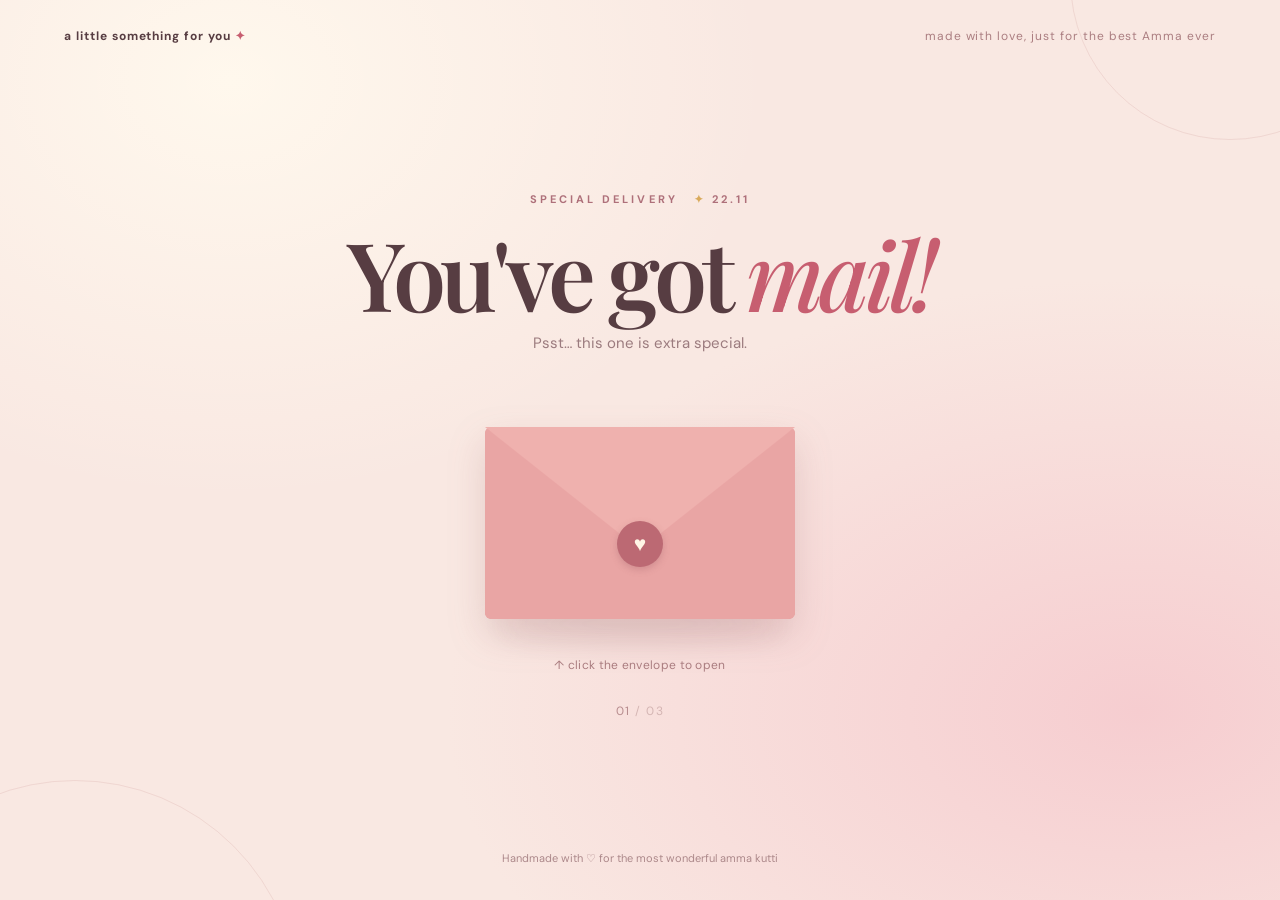
<file: index.html>
<!DOCTYPE html>
<html lang="en">
<head>
  <meta charset="UTF-8" />
  <meta name="viewport" content="width=device-width, initial-scale=1.0" />
  <meta name="theme-color" content="#f9e8e2" />
  <title>A Little Birthday Surprise ✨</title>
  <link rel="preconnect" href="https://fonts.googleapis.com">
  <link rel="preconnect" href="https://fonts.gstatic.com" crossorigin>
  <link href="https://fonts.googleapis.com/css2?family=DM+Sans:wght@400;500;600;700&family=Playfair+Display:wght@500;600;700&display=swap" rel="stylesheet">
  <link rel="stylesheet" href="/static/style.css">
  <script defer src="/static/script.js"></script>
</head>
<body>
  <div class="ambient ambient-one" aria-hidden="true"></div>
  <div class="ambient ambient-two" aria-hidden="true"></div>
  <canvas id="confetti" aria-hidden="true"></canvas>

  <header class="topbar"><span class="brand">a little something for you <span aria-hidden="true">✦</span></span><span class="topnote">made with love, just for the best Amma ever</span></header>

  <main class="stage" aria-live="polite">
    <section id="envelope-screen" class="screen active intro-screen">
      <div class="eyebrow">SPECIAL DELIVERY <span>✦</span> 22.11</div>
      <h1>You've got <em>mail!</em></h1>
      <p class="subtitle">Psst… this one is extra special.</p>
      <button id="envelope-button" class="envelope-button" type="button" aria-label="Open your birthday invitation">
        <span class="envelope-shadow"></span>
        <span class="envelope" aria-hidden="true">
          <span class="envelope-back"></span>
          <span class="envelope-paper"><span>TO: Ammaaaaa</span><small>with all our love ♡</small></span>
          <span class="envelope-front"></span>
          <span class="envelope-flap"></span>
          <span class="seal">♥</span>
        </span>
      </button>
      <p class="tap-hint"><span aria-hidden="true">↑</span> click the envelope to open</p>
      <p class="counter">01 <span>/ 03</span></p>
    </section>

    <section id="letter-screen" class="screen letter-screen" hidden>
      <div class="eyebrow">A NOTE FOR YOU <span>♡</span></div>
      <div class="letter-card">
        <span class="letter-sparkle sparkle-left" aria-hidden="true">✦</span>
        <span class="letter-sparkle sparkle-right" aria-hidden="true">✦</span>
        <div class="letter-date">NOVEMBER 2026</div>
        <h2>Maman maman maman,</h2>
        <p>Pour tes cinquante ans, tu merites le monde entier !!! T'es la meilleure, donc je t'offres plus qu'une carte normale</p>
        <p>On a une petite surprise… mais d'abord, il faut verifier que cette invitation a etait recu par la <em>bonne personne</em></p>
        <p class="signature">On t'aime a la folie, <span>♡</span></p>
        <button id="continue-button" class="primary-button" type="button">On va verifier....<span aria-hidden="true">→</span></button>
      </div>
      <p class="counter">02 <span>/ 03</span></p>
    </section>

    <section id="birthday-screen" class="screen birthday-screen" hidden>
      <div class="eyebrow">ONE QUICK QUESTION <span>✦</span></div>
      <h2>C'est quel jour ton<em>anniversaire?</em></h2>
      <p class="subtitle">Enter your special day to unlock your surprise.</p>
      <form id="birthday-form" class="birthday-card">
        <label class="field-label" for="day">YOUR DATE OF BIRTH <span>♡</span></label>
        <div class="birthday-inputs">
          <div class="field"><label for="day">Day</label><select id="day" name="day" required><option value="" selected disabled>DD</option></select></div>
          <div class="field"><label for="month">Month</label><select id="month" name="month" required><option value="" selected disabled>Month</option></select></div>
        </div>
        <button class="primary-button full" type="submit">Check my invitation <span aria-hidden="true">✧</span></button>
        <p id="error-message" class="error" role="status"></p>
      </form>
      <p class="tiny-note">Hint: it's a very special November day…</p>
      <p class="counter">03 <span>/ 03</span></p>
    </section>

    <section id="reveal-screen" class="screen reveal-screen" hidden>
      <div class="eyebrow gold">BIRTHDAY JACKPOT! <span>✷</span></div>
      <div class="reveal-hero">
        <span class="floating-star star-a" aria-hidden="true">✧</span>
        <span class="floating-star star-b" aria-hidden="true">✦</span>
        <span class="floating-star star-c" aria-hidden="true">✦</span>
        <div class="lucky-pill">✦ &nbsp; YOU'RE OUR LUCKY WINNER &nbsp; ✦</div>
        <h2>Happy 50th,<br /><em>Maman!</em></h2>
        <p class="reveal-intro">Pack your bags, birthday girl. You're going to…</p>
        <div class="destination">Surprise Destination!<span </span></div>
        <p class="destination-subtitle">On t'adores Maman<span>✦</span>Beaucoup d'amour, beaucoup de joie, et beaucoup de bisous <3 </p>
       
<div class="holiday-scene" aria-label="Surprise holiday illustration">
  <div class="holiday-sun"></div>

  <div class="holiday-cloud cloud-one"></div>
  <div class="holiday-cloud cloud-two"></div>
  <div class="holiday-cloud cloud-three"></div>

  <div class="flight-path"></div>

  <div class="holiday-plane">
    <svg viewBox="0 0 100 100" aria-hidden="true">
      <path d="M88 12 L55 88 L42 59 L13 46 Z"
            fill="#ffffff" stroke="#704c68"
            stroke-width="3" stroke-linejoin="round"/>
      <path d="M42 59 L88 12 L49 66 L55 88"
            fill="#f4a9c5" stroke="#704c68"
            stroke-width="2" stroke-linejoin="round"/>
    </svg>
  </div>

  <div class="holiday-destination">
    <div class="destination-pin">
      <span class="destination-question">?</span>
    </div>
    <div class="destination-label">SURPRISE DESTINATION</div>
  </div>

  <div class="holiday-suitcase">
    <div class="suitcase-handle"></div>
    <div class="suitcase-body">
      <span class="suitcase-heart">♥</span>
    </div>
  </div>
</div>

      </div>
      <div class="ticket"><div class="ticket-left"><span class="ticket-label">YOUR GOLDEN TICKET</span><strong>Adventure awaits from the 20/11 - 23/11!</strong><small>De la part de Uppilirajan number 1,3 and 4♡</small></div><div class="ticket-right"><span class="plane" aria-hidden="true">✈</span><strong>50</strong><small>AND FABULOUS</small></div></div>
      <button id="celebrate-again" class="secondary-button" type="button">More confetti, please! ✨</button>
      <button id="start-over" class="text-button" type="button">Play again ↺</button>
    </section>
  </main>
  <footer>Handmade with ♡ for the most wonderful amma kutti</footer>
</body>
</html>
</file>
<file: static/style.css>
:root {
  --pink: #f3c4bd;
  --rose: #c75e70;
  --ink: #573d42;
  --cream: #fff9f4;
  --gold: #d9aa5b;
  --shadow: 0 22px 70px rgba(130,65,75,.14);
}

* {
  box-sizing: border-box;
}

html {
  min-height: 100%;
  background: #f9e8e2;
}

body {
  margin: 0;
  min-height: 100vh;
  overflow-x: hidden;
  background: radial-gradient(ellipse at 18% 9%,#fff8ed 0,transparent 36%),radial-gradient(ellipse at 89% 79%,#f6cdd0 0,transparent 43%),#f9e8e2;
  color: var(--ink);
  font-family: "DM Sans",sans-serif;
}

button,select {
  font: inherit;
}

button {
  cursor: pointer;
}

button:focus-visible,select:focus-visible {
  outline: 3px solid var(--rose);
  outline-offset: 4px;
}

.ambient {
  position: fixed;
  pointer-events: none;
  z-index: 0;
  border: 1px solid rgba(188,112,112,.15);
  border-radius: 50%;
}

.ambient-one {
  width: 320px;
  height: 320px;
  top: -180px;
  right: -110px;
}

.ambient-two {
  width: 450px;
  height: 450px;
  bottom: -330px;
  left: -150px;
}

.topbar {
  position: relative;
  z-index: 2;
  display: flex;
  justify-content: space-between;
  gap: 1rem;
  padding: 28px clamp(20px,5vw,76px);
  font-size: 12px;
  letter-spacing: .08em;
}

.brand {
  font-weight: 700;
}

.brand span {
  color: var(--rose);
}

.topnote {
  color: #ab7e81;
}

.stage {
  width: min(940px,calc(100% - 30px));
  min-height: calc(100vh - 133px);
  margin: auto;
  display: grid;
  place-items: center;
  position: relative;
  z-index: 1;
}

.screen {
  width: 100%;
  text-align: center;
  animation: screen-enter .65s both;
}

.screen[hidden] {
  display: none !important;
}

@keyframes screen-enter {
  from {
    opacity: 0;
    transform: translateY(20px);
  }

  to {
    opacity: 1;
    transform: translateY(0);
  }

}

.eyebrow {
  font-size: 11px;
  font-weight: 700;
  letter-spacing: .28em;
  color: #ae707a;
  margin-bottom: 18px;
}

.eyebrow span {
  padding-left: 10px;
  color: var(--gold);
}

h1,h2,p {
  margin-top: 0;
}

h1,h2,.destination,.ticket strong {
  font-family: "Playfair Display",Georgia,serif;
}

h1 {
  font-size: clamp(56px,9vw,95px);
  font-weight: 600;
  line-height: 1.04;
  letter-spacing: -.055em;
  margin-bottom: 10px;
}

h1 em,h2 em {
  color: var(--rose);
  font-weight: 500;
}

.subtitle {
  color: #9b7b7e;
  font-size: 15px;
}

.envelope-button {
  position: relative;
  width: min(390px,85vw);
  height: 285px;
  border: none;
  background: transparent;
  margin: 14px auto 4px;
  display: block;
  perspective: 1000px;
  transition: transform .25s;
}

.envelope-button:hover {
  transform: translateY(-8px);
}

.envelope-shadow {
  position: absolute;
  bottom: 16px;
  left: 14%;
  width: 72%;
  height: 26px;
  background: rgba(128,68,75,.15);
  border-radius: 50%;
  filter: blur(16px);
}

.envelope {
  position: absolute;
  display: block;
  bottom: 34px;
  left: 50%;
  transform: translateX(-50%);
  width: 310px;
  height: 192px;
  filter: drop-shadow(0 16px 18px rgba(134,70,75,.18));
}

.envelope-back {
  position: absolute;
  inset: 0;
  background: #df8f93;
  border-radius: 7px;
}

.envelope-paper {
  position: absolute;
  left: 35px;
  bottom: 20px;
  width: 240px;
  height: 168px;
  background: #fffdfa;
  border-radius: 5px;
  box-shadow: 0 0 5px #fff4;
  display: flex;
  flex-direction: column;
  align-items: center;
  justify-content: center;
  gap: 10px;
  color: var(--rose);
  font-family: "Playfair Display",serif;
  font-size: 25px;
  transition: transform .7s ease .18s;
  z-index: 1;
}

.envelope-paper small {
  font-size: 12px;
  color: #ab8587;
  font-family: "DM Sans",sans-serif;
}

.envelope-front {
  position: absolute;
  inset: 0;
  background: #e9a5a4;
  clip-path: polygon(0 0,50% 58%,100% 0,100% 100%,0 100%);
  z-index: 3;
  border-radius: 6px;
}

.envelope-flap {
  position: absolute;
  inset: 0;
  background: #efb1ae;
  clip-path: polygon(0 0,100% 0,50% 64%);
  z-index: 4;
  transform-origin: top;
  transition: transform .65s, z-index 0s .3s;
}

.seal {
  position: absolute;
  z-index: 5;
  left: calc(50% - 23px);
  top: 94px;
  width: 46px;
  height: 46px;
  border-radius: 50%;
  display: grid;
  place-items: center;
  background: #bc6973;
  color: #fff5e6;
  font-size: 21px;
  box-shadow: 0 3px 7px #9c59624d;
  transition: opacity .3s;
}

.envelope-button.opening .envelope-flap {
  transform: rotateX(180deg);
  z-index: 0;
}

.envelope-button.opening .envelope-paper {
  transform: translateY(-100px);
}

.envelope-button.opening .seal {
  opacity: 0;
}

.tap-hint {
  color: #ab7e81;
  font-size: 12px;
  letter-spacing: .025em;
}

.counter {
  font-size: 12px;
  color: #b78c8e;
  margin: 30px 0 0;
  letter-spacing: .12em;
}

.counter span {
  color: #d4b5b3;
}

.letter-card {
  position: relative;
  text-align: left;
  background: #fffcf7;
  border: 1px solid #fff;
  box-shadow: var(--shadow);
  border-radius: 8px;
  max-width: 550px;
  margin: auto;
  padding: 47px clamp(26px,6vw,60px) 42px;
  transform: rotate(-1deg);
}

.letter-card:before {
  content: "";
  position: absolute;
  inset: 13px;
  border: 1px solid #f2e4da;
  pointer-events: none;
}

.letter-date {
  font-size: 10px;
  letter-spacing: .24em;
  color: #b49b90;
  text-align: center;
  margin-bottom: 24px;
}

.letter-card h2 {
  font-size: 45px;
  margin-bottom: 20px;
}

.letter-card p {
  line-height: 1.85;
  font-size: 15px;
  color: #6f5557;
}

.letter-card em {
  color: #bc6872;
}

.signature {
  font-family: "Playfair Display",serif !important;
  font-style: italic;
  font-size: 19px !important;
  margin: 23px 0;
}

.signature span {
  color: var(--rose);
}

.letter-sparkle {
  position: absolute;
  font-size: 33px;
  color: #e1ae73;
}

.sparkle-left {
  top: -24px;
  left: -27px;
}

.sparkle-right {
  bottom: 20px;
  right: -24px;
}

.primary-button {
  background: var(--rose);
  border: 1px solid var(--rose);
  border-radius: 999px;
  color: white;
  padding: 16px 27px;
  font-weight: 700;
  font-size: 13px;
  letter-spacing: .03em;
  transition: background .2s,transform .2s;
  box-shadow: 0 9px 19px #b9566b33;
}

.primary-button:hover {
  background: #ad4d61;
  transform: translateY(-2px);
}

.primary-button span {
  margin-left: 12px;
}

.birthday-screen h2 {
  font-size: clamp(48px,7vw,72px);
  line-height: 1.15;
  letter-spacing: -.04em;
  margin-bottom: 14px;
}

.birthday-card {
  background: #fffcf8;
  border: 1px solid white;
  box-shadow: var(--shadow);
  padding: 30px;
  max-width: 480px;
  margin: 37px auto 15px;
  border-radius: 14px;
  text-align: left;
}

.field-label {
  font-size: 10px;
  font-weight: 700;
  letter-spacing: .16em;
  color: #ad7780;
}

.field-label span {
  color: var(--rose);
}

.birthday-inputs {
  display: grid;
  grid-template-columns: 1fr 1.6fr;
  gap: 15px;
  margin: 19px 0 23px;
}

.field label {
  display: block;
  font-size: 11px;
  color: #a78889;
  margin-bottom: 8px;
}

.field select {
  appearance: none;
  width: 100%;
  padding: 14px 38px 14px 15px;
  border: 1px solid #efd9d5;
  border-radius: 10px;
  color: #704d55;
  background: #fff url("data:image/svg+xml,%3Csvg xmlns='http://www.w3.org/2000/svg' width='14' height='14' viewBox='0 0 24 24' fill='none' stroke='%23b66f7a' stroke-width='2'%3E%3Cpath d='m6 9 6 6 6-6'/%3E%3C/svg%3E") no-repeat right 14px center;
}

.full {
  width: 100%;
}

.error {
  color: #b44a59;
  font-size: 12px;
  line-height: 1.5;
  text-align: center;
  min-height: 18px;
  margin: 12px 0 0;
}

.tiny-note {
  font-size: 12px;
  color: #aa8586;
}

.reveal-screen {
  padding: 10px 0 50px;
}

.eyebrow.gold {
  color: #b88442;
}

.reveal-hero {
  position: relative;
  padding: 32px 20px 0;
  background: linear-gradient(180deg,#fff8ef 0%,#fff0e5 68%,#e9ac9b 100%);
  border: 1px solid #fff4e8;
  border-radius: 24px;
  box-shadow: var(--shadow);
  overflow: hidden;
}

.lucky-pill {
  display: inline-block;
  background: #f8e5b9;
  color: #95692d;
  font-size: 10px;
  font-weight: 700;
  letter-spacing: .17em;
  padding: 11px 20px;
  border-radius: 30px;
}

.reveal-hero h2 {
  font-size: clamp(60px,10vw,110px);
  line-height: 1.04;
  letter-spacing: -.055em;
  margin: 20px 0 15px;
}

.reveal-intro {
  color: #94747a;
  font-size: 14px;
}

.destination {
  font-weight: 700;
  font-size: clamp(55px,11.7vw,122px);
  letter-spacing: -.075em;
  line-height: 1.1;
  color: #b95667;
  text-shadow: 0 3px #fff1e9;
  margin-top: 17px;
}

.destination-dot {
  color: #e7b26f;
}

.destination-subtitle {
  font-size: 12px;
  color: #9e7480;
  letter-spacing: .04em;
}

.destination-subtitle span {
  color: #c99b59;
  padding: 0 7px;
}

.floating-star {
  position: absolute;
  color: #ddb46e;
  font-size: 32px;
}

.star-a {
  top: 9%;
  left: 8%;
}

.star-b {
  top: 20%;
  right: 11%;
}

.star-c {
  top: 46%;
  right: 6%;
}


.ticket {
  display: flex;
  text-align: left;
  background: #fffbf4;
  margin: 19px auto 16px;
  border: 1px solid #ead4bc;
  border-radius: 15px;
  max-width: 690px;
  box-shadow: 0 11px 28px #ae718025;
  overflow: hidden;
}

.ticket-left {
  flex: 1;
  padding: 22px 27px;
  display: flex;
  flex-direction: column;
  gap: 8px;
}

.ticket-label {
  font-size: 10px;
  letter-spacing: .2em;
  color: #c1915b;
  font-weight: 700;
}

.ticket strong {
  font-size: 25px;
}

.ticket small {
  font-size: 11px;
  color: #9b8380;
}

.ticket-right {
  position: relative;
  min-width: 140px;
  display: flex;
  flex-direction: column;
  align-items: center;
  justify-content: center;
  background: #f7dfcc;
  border-left: 2px dashed #ddbda9;
  padding: 15px;
}

.ticket-right:before,.ticket-right:after {
  content: "";
  position: absolute;
  left: -9px;
  width: 16px;
  height: 16px;
  border-radius: 50%;
  background: #f9e8e2;
}

.ticket-right:before {
  top: -9px;
}

.ticket-right:after {
  bottom: -9px;
}

.ticket-right strong {
  font-size: 42px;
  color: #b66571;
  line-height: 1;
}

.ticket-right small {
  font-size: 9px;
  font-weight: 700;
  letter-spacing: .11em;
  color: #a97e75;
}

.plane {
  color: #bb7880;
  font-size: 21px;
  margin-bottom: 5px;
}

.secondary-button {
  border: 1px solid #c77e87;
  color: #9f5160;
  background: #fff4f1;
  border-radius: 999px;
  padding: 13px 24px;
  font-size: 12px;
  font-weight: 700;
  transition: transform .2s;
}

.secondary-button:hover {
  transform: translateY(-2px);
}

.text-button {
  display: block;
  margin: 16px auto;
  background: transparent;
  border: 0;
  color: #9e777a;
  text-decoration: underline;
  font-size: 12px;
}

footer {
  text-align: center;
  color: #ac888a;
  font-size: 11px;
  padding: 12px 20px 24px;
  position: relative;
  z-index: 1;
}

#confetti {
  position: fixed;
  inset: 0;
  z-index: 9;
  width: 100%;
  height: 100%;
  pointer-events: none;
}

@media (max-width:540px) {
  .topbar {
    padding: 21px;
  }

  .topnote {
    display: none;
  }

  .stage {
    min-height: calc(100vh - 103px);
  }

  .envelope {
    transform: translateX(-50%) scale(.82);
    transform-origin: bottom center;
  }

  .envelope-button {
    height: 260px;
  }

  .letter-card {
    padding: 40px 30px;
  }

  .letter-card h2 {
    font-size: 37px;
  }

  .letter-card p {
    font-size: 14px;
  }

  .birthday-card {
    padding: 24px 18px;
  }

  .reveal-hero {
    padding: 25px 8px 0;
  }

  .destination-subtitle {
    padding: 0 12px;
  }

  .ticket-left {
    padding: 15px;
  }

  .ticket strong {
    font-size: 20px;
  }

  .ticket-right {
    min-width: 104px;
  }

  .ticket-right strong {
    font-size: 35px;
  }

}


/* Static holiday illustration: no animations */
.holiday-scene {
  position: relative;
  width: 100%;
  max-width: 450px;
  height: 250px;
  margin: 25px auto;
  overflow: hidden;
  border-radius: 24px;
  background: linear-gradient(180deg, #f8d8e7, #fce9e6 75%, #fff1da);
}

.holiday-sun {
  position: absolute;
  width: 65px;
  height: 65px;
  top: 25px;
  right: 35px;
  border-radius: 50%;
  background: #ffcd79;
  box-shadow: 0 0 35px #ffd99b;
}

.holiday-cloud {
  position: absolute;
  width: 90px;
  height: 28px;
  background: white;
  border-radius: 30px;
  opacity: .9;
}

.holiday-cloud::before,
.holiday-cloud::after {
  content: "";
  position: absolute;
  background: white;
  border-radius: 50%;
}

.holiday-cloud::before {
  width: 40px;
  height: 40px;
  top: -20px;
  left: 15px;
}

.holiday-cloud::after {
  width: 50px;
  height: 50px;
  top: -28px;
  left: 35px;
}

.cloud-one { top: 60px; left: 10%; }
.cloud-two { top: 110px; right: 8%; transform: scale(.7); }
.cloud-three { top: 30px; left: 55%; transform: scale(.5); }

.holiday-plane {
  position: absolute;
  width: 75px;
  height: 75px;
  top: 75px;
  left: 15%;
  z-index: 3;
}

.holiday-plane svg {
  width: 100%;
  height: 100%;
  transform: rotate(12deg);
  filter: drop-shadow(0 6px 5px #a96d8a44);
}

.flight-path {
  position: absolute;
  width: 190px;
  height: 90px;
  top: 105px;
  left: 6%;
  border-top: 3px dashed #d28faa;
  border-radius: 50%;
  transform: rotate(-18deg);
  opacity: .7;
}

.holiday-destination {
  position: absolute;
  right: 35px;
  bottom: 27px;
  text-align: center;
  z-index: 4;
}

.destination-pin {
  display: flex;
  align-items: center;
  justify-content: center;
  margin: auto;
  width: 48px;
  height: 48px;
  border-radius: 50% 50% 50% 0;
  transform: rotate(-45deg);
  background: #e58ba9;
  color: white;
  font-size: 29px;
  font-weight: bold;
  box-shadow: 0 5px 12px #c9879c55;
}

.destination-question {
  display: inline-block;
  transform: rotate(45deg);
  line-height: 1;
}

.destination-label {
  margin-top: 18px;
  font-size: 10px;
  font-weight: 800;
  letter-spacing: 1px;
  color: #704c68;
}

.holiday-suitcase {
  position: absolute;
  bottom: 20px;
  left: 30px;
  width: 65px;
  height: 76px;
}

.suitcase-handle {
  position: absolute;
  top: 0;
  left: 23px;
  width: 20px;
  height: 22px;
  border: 5px solid #704c68;
  border-radius: 9px 9px 0 0;
}

.suitcase-body {
  position: absolute;
  bottom: 0;
  width: 65px;
  height: 60px;
  background: #d783a5;
  border: 3px solid #704c68;
  border-radius: 12px;
  display: flex;
  align-items: center;
  justify-content: center;
}

.suitcase-heart { color: white; font-size: 25px; }

/* Use the same golden star symbol on every device */
.floating-star { font-size: 0; font-family: Georgia, serif; }
.floating-star::before {
  content: "✦";
  display: inline-block;
  font-size: 32px;
  color: #ddb46e;
}

@media (max-width: 400px) {
  .holiday-plane { width: 60px; height: 60px; }
  .holiday-destination { right: 18px; }
  .destination-label { font-size: 9px; }
}

@media (prefers-reduced-motion: reduce) {
  *, *::before, *::after {
    animation-duration: .01ms !important;
    transition-duration: .01ms !important;
  }
}
</file>
